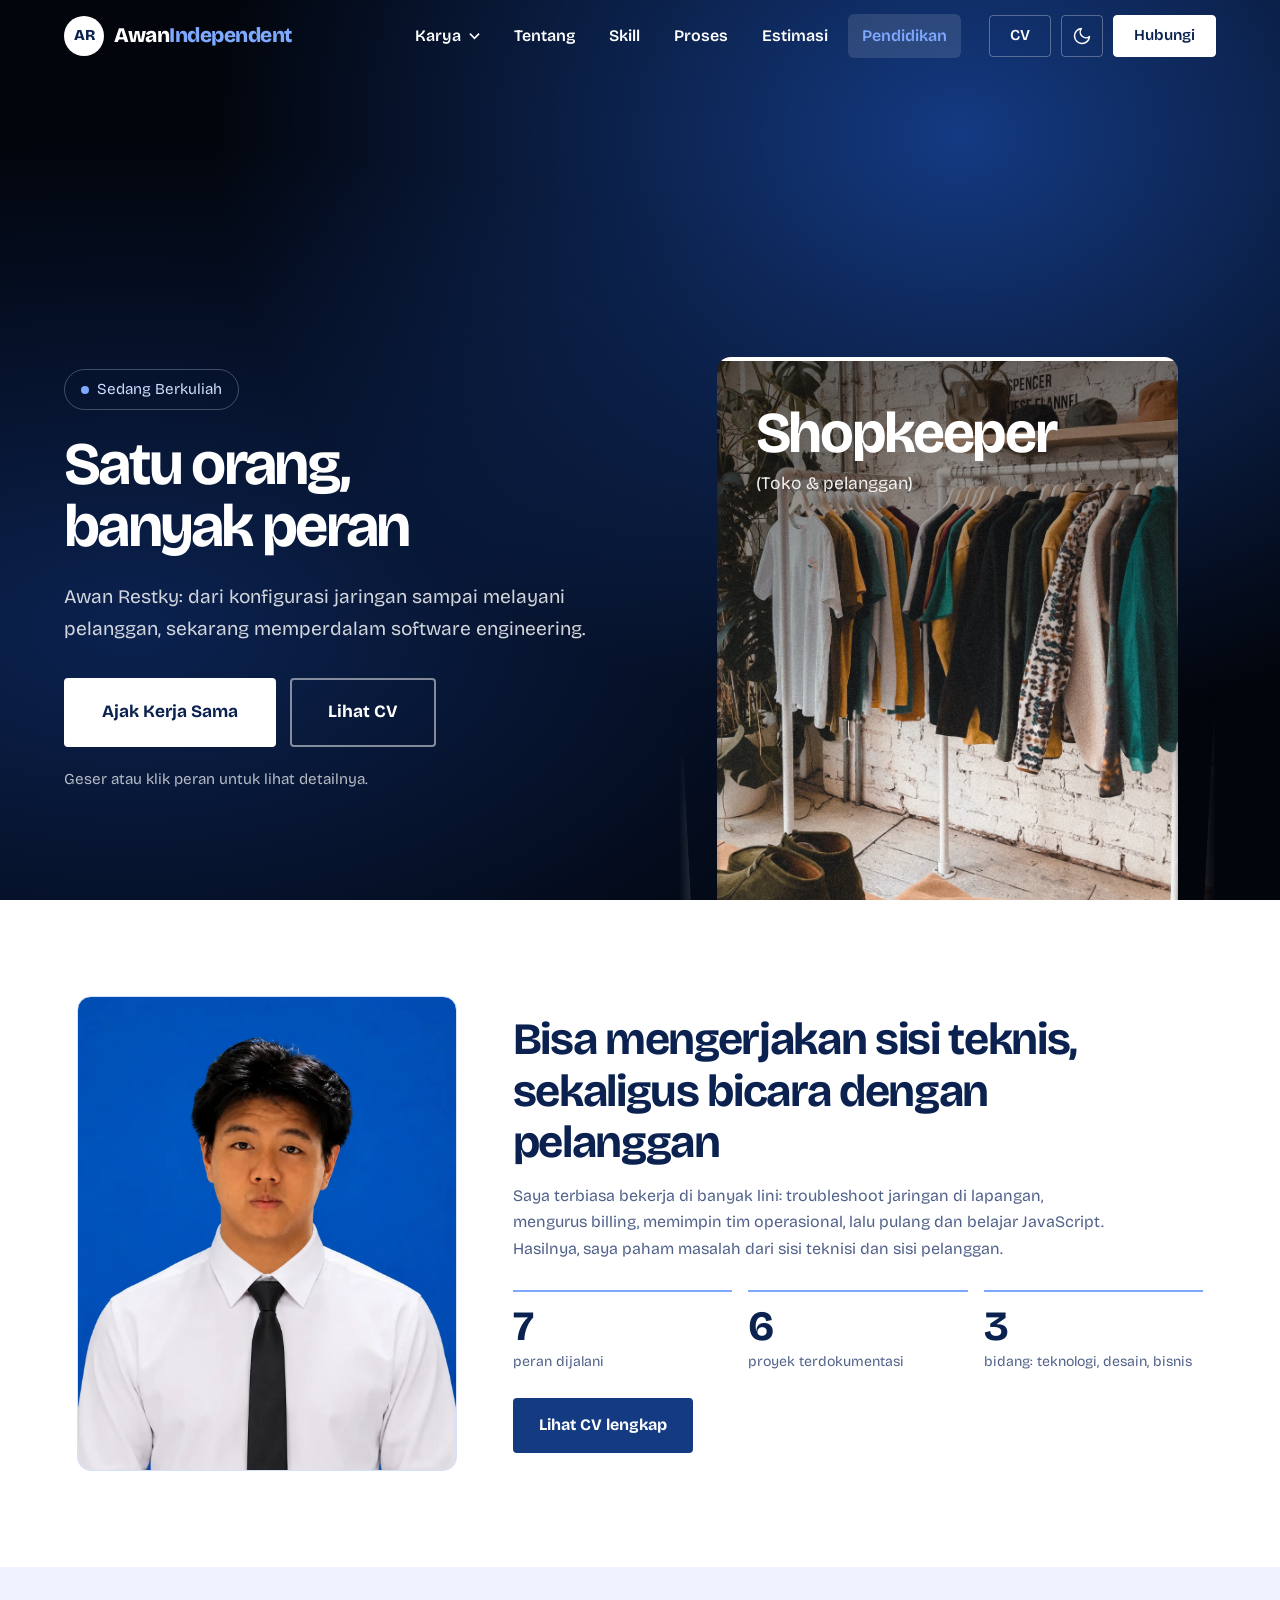
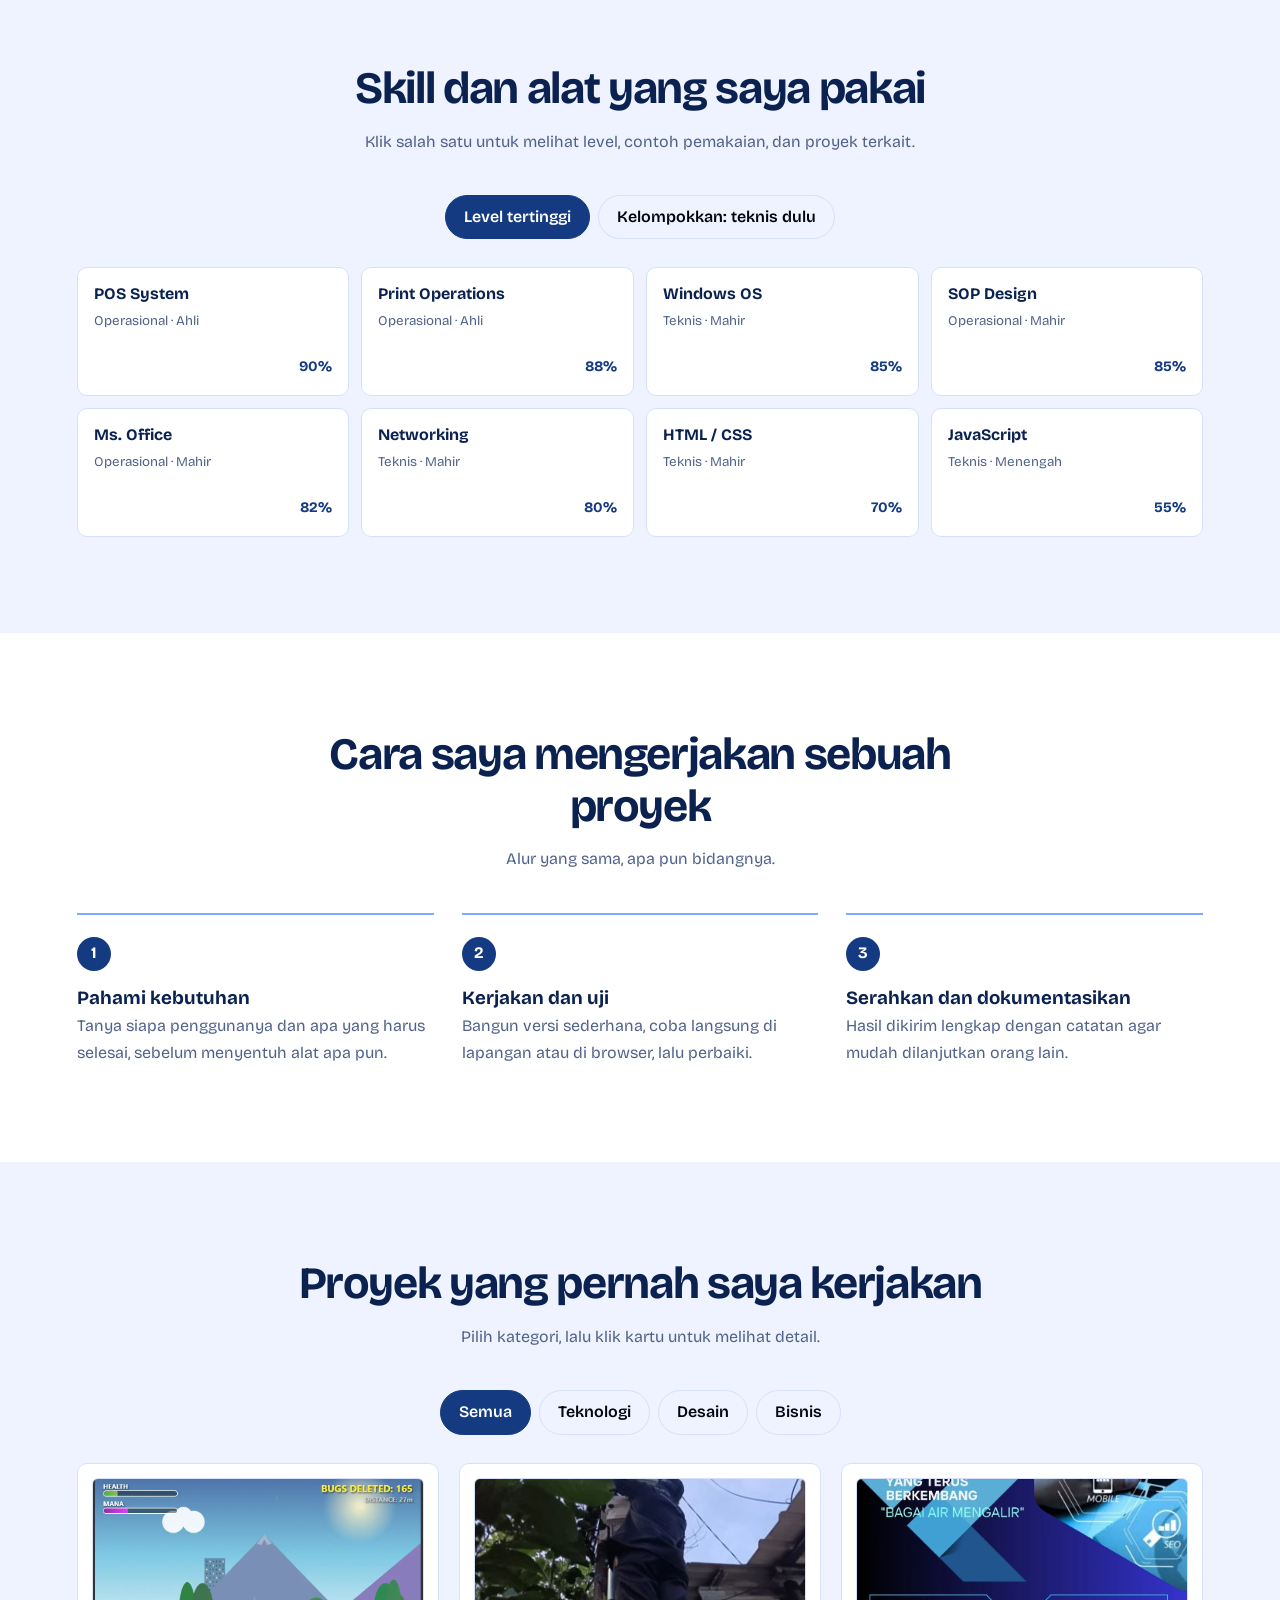
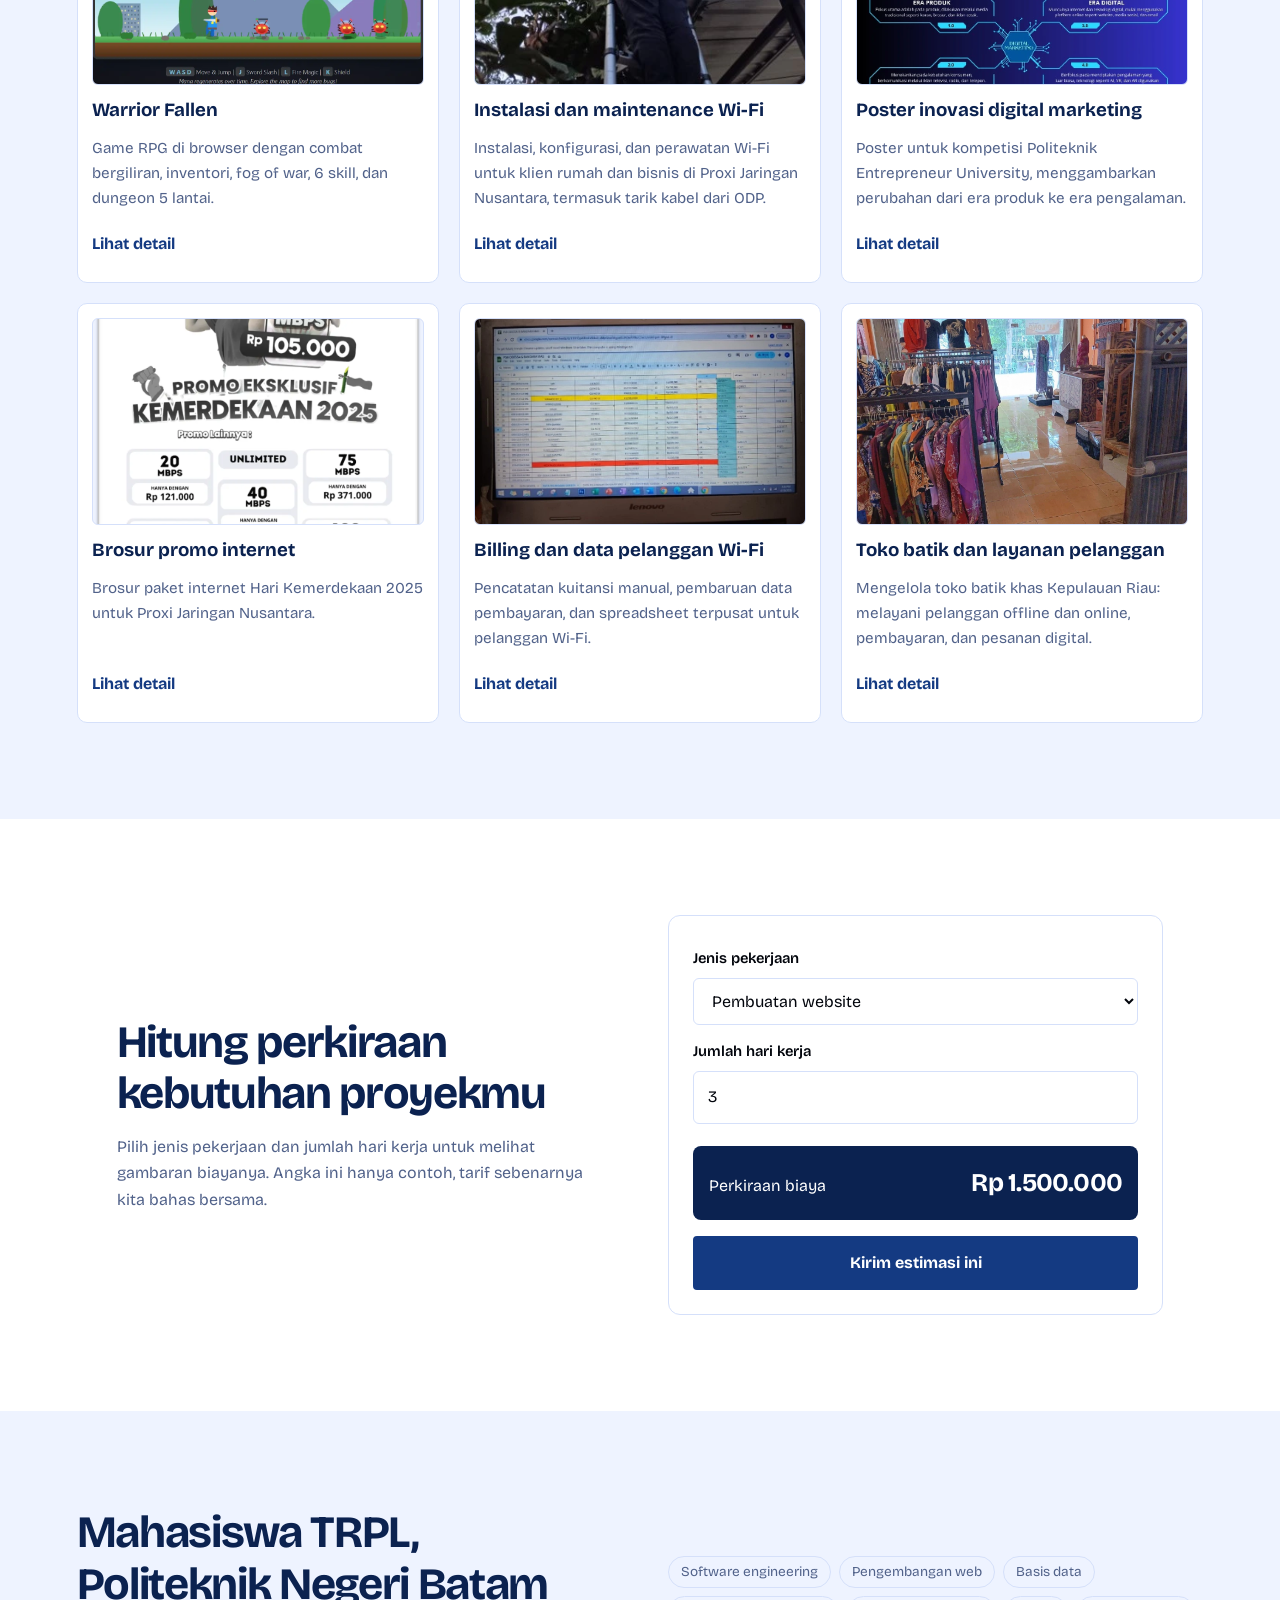
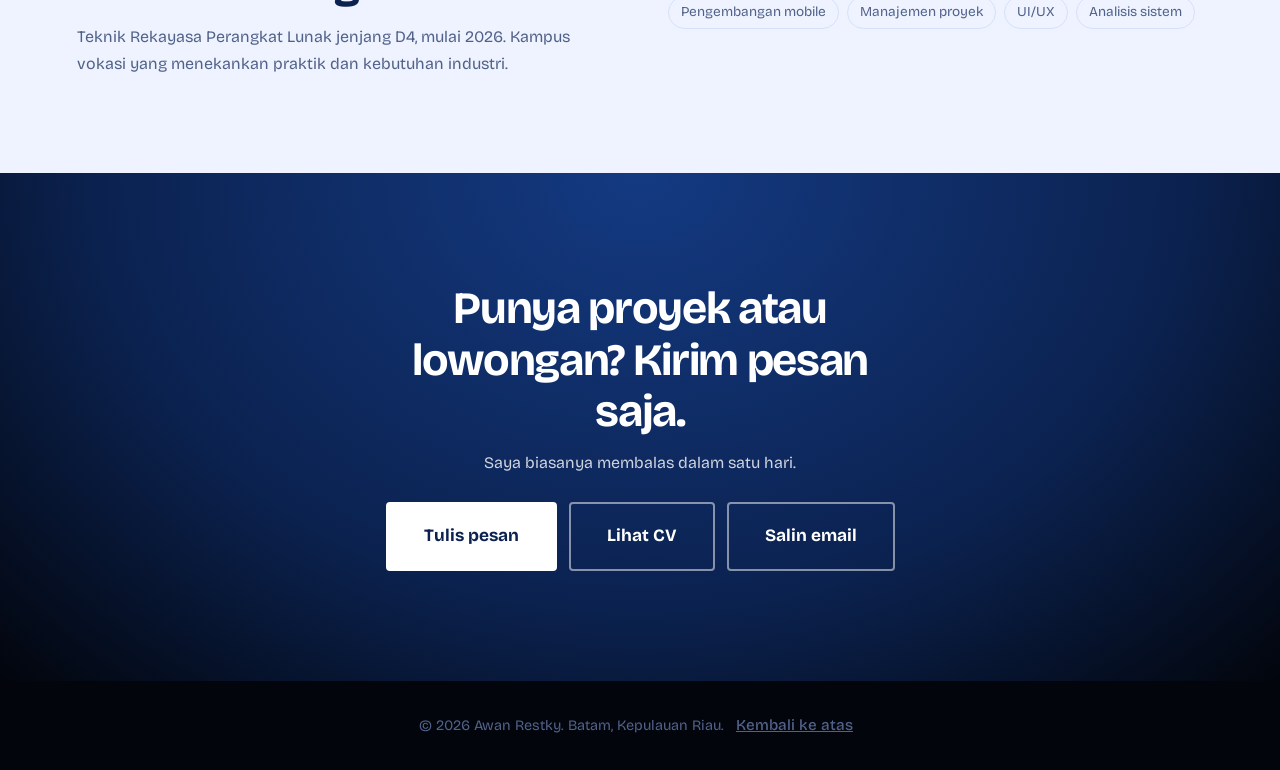
<file: index.html>
<!DOCTYPE html>
<html lang="id">

<head>
  <meta charset="UTF-8">
  <meta name="viewport" content="width=device-width, initial-scale=1.0, viewport-fit=cover">
  <meta name="theme-color" content="#0b2250">
  <script>
    /* Terapkan tema sebelum halaman digambar agar tidak berkedip */
    try {
      var t = localStorage.getItem("tema");
      if (t !== "terang" && t !== "gelap") t = matchMedia("(prefers-color-scheme: light)").matches ? "terang" : "gelap";
      document.documentElement.dataset.tema = t;
    } catch (e) { }
  </script>
  <title>Awan Restky - Portofolio</title>
  <link rel="preconnect" href="https://fonts.googleapis.com">
  <link rel="preconnect" href="https://fonts.gstatic.com" crossorigin>
  <link href="https://fonts.googleapis.com/css2?family=Bricolage+Grotesque:opsz,wght@12..96,400..800&display=swap"
    rel="stylesheet">
  <link rel="stylesheet" href="style.css">
</head>

<body>
  <i class="progress" id="progress"></i>
  <header class="navbar" id="navbar">
    <a class="logo" href="#beranda"><span class="mark">AR</span><span>Awan<span
          class="dim">Independent</span></span></a>
    <button type="button" id="toggle" class="toggle" aria-label="Buka menu" aria-expanded="false"
      aria-controls="menu"><span></span><span></span><span></span></button>
    <nav id="menu" class="menu" aria-label="Menu utama">
      <ul class="menu-list">
        <li class="has-sub">
          <button type="button" class="sub-toggle" aria-expanded="false">Karya
            <svg viewBox="0 0 12 8" width="11" height="8" aria-hidden="true">
              <path d="M1 1.5l5 5 5-5" fill="none" stroke="currentColor" stroke-width="1.8" />
            </svg></button>
          <ul class="sub">
            <li><a href="#proyek" data-filter="semua">Semua proyek</a></li>
            <li><a href="#proyek" data-filter="Teknologi">Teknologi</a></li>
            <li><a href="#proyek" data-filter="Desain">Desain</a></li>
            <li><a href="#proyek" data-filter="Bisnis">Bisnis</a></li>
          </ul>
        </li>
        <li><a href="#tentang">Tentang</a></li>
        <li><a href="#skill">Skill</a></li>
        <li><a href="#proses">Proses</a></li>
        <li><a href="#estimasi">Estimasi</a></li>
        <li><a href="#pendidikan">Pendidikan</a></li>
      </ul>
      <div class="auth">
        <button type="button" class="link-btn" onclick="bukaCV()">CV</button>
        <button type="button" class="theme-btn" id="tema" aria-label="Ganti ke mode terang" title="Ganti ke mode terang">
          <svg class="ic ic-sun" viewBox="0 0 24 24" width="20" height="20" fill="none" stroke="currentColor"
            stroke-width="1.8" stroke-linecap="round" stroke-linejoin="round" aria-hidden="true">
            <circle cx="12" cy="12" r="4" />
            <path d="M12 2v2M12 20v2M4.93 4.93l1.41 1.41M17.66 17.66l1.41 1.41M2 12h2M20 12h2M6.34 17.66l-1.41 1.41M19.07 4.93l-1.41 1.41" />
          </svg>
          <svg class="ic ic-moon" viewBox="0 0 24 24" width="20" height="20" fill="none" stroke="currentColor"
            stroke-width="1.8" stroke-linecap="round" stroke-linejoin="round" aria-hidden="true">
            <path d="M21 12.79A9 9 0 1 1 11.21 3a7 7 0 0 0 9.79 9.79z" />
          </svg>
        </button>
        <button type="button" class="btn btn-light" onclick="bukaKontak('pesan')">Hubungi</button>
      </div>
    </nav>
  </header>

  <main>
    <section class="hero" id="beranda">
      <div class="hero-content">
        <p class="hero-tag"><i class="dot"></i>Sedang Berkuliah</p>
        <h1>Satu orang, banyak peran</h1>
        <p class="hero-lead">Awan Restky: dari konfigurasi jaringan sampai melayani pelanggan, sekarang memperdalam
          software engineering.</p>
        <div class="cta-row"><button type="button" class="btn btn-light btn-lg" onclick="bukaKontak('pesan')">Ajak Kerja
            Sama</button><button type="button" class="btn btn-ghost btn-lg" onclick="bukaCV()">Lihat CV</button></div>
        <p class="hero-note">Geser atau klik peran untuk lihat detailnya.</p>
      </div>
      <div class="stage">
        <div class="slider-ctrl">
          <button type="button" class="arrow" id="prevPeran" aria-label="Peran sebelumnya">
            <svg viewBox="0 0 24 24" width="20" height="20" fill="none" stroke="currentColor" stroke-width="1.8"
              stroke-linecap="round" stroke-linejoin="round" aria-hidden="true"><path d="M15 18l-6-6 6-6" /></svg>
          </button>
          <button type="button" class="arrow" id="nextPeran" aria-label="Peran berikutnya">
            <svg viewBox="0 0 24 24" width="20" height="20" fill="none" stroke="currentColor" stroke-width="1.8"
              stroke-linecap="round" stroke-linejoin="round" aria-hidden="true"><path d="M9 18l6-6-6-6" /></svg>
          </button>
        </div>
      <div class="slider" id="slider" tabindex="0" role="region" aria-roledescription="carousel"
        aria-label="Peran saya. Panah kiri dan kanan untuk berpindah, Enter untuk detail">
        <div class="bubble" id="bubble" aria-hidden="true"></div>
        <div class="slider-view">
          <div class="slider-track" id="track"></div>
        </div>
      </div>
      </div>
    </section>

    <section class="section" id="tentang">
      <div class="about">
        <figure class="photo slot" role="img" aria-label="Foto profil Awan Restky" style="--img:url('Image/Profile/foto%20profil.webp')"></figure>
        <div>
          <h2>Bisa mengerjakan sisi teknis, sekaligus bicara dengan pelanggan</h2>
          <p class="lead">Saya terbiasa bekerja di banyak lini: troubleshoot jaringan di lapangan, mengurus billing,
            memimpin tim operasional, lalu pulang dan belajar JavaScript. Hasilnya, saya paham masalah dari sisi teknisi
            dan sisi pelanggan.</p>
          <ul class="stats">
            <li><strong data-n="7">0</strong><span>peran dijalani</span></li>
            <li><strong data-n="6">0</strong><span>proyek terdokumentasi</span></li>
            <li><strong data-n="3">0</strong><span>bidang: teknologi, desain, bisnis</span></li>
          </ul>
          <button type="button" class="btn" style="margin-top:24px" onclick="bukaCV()">Lihat CV lengkap</button>
        </div>
      </div>
    </section>

    <section class="section section-tint" id="skill">
      <div class="section-heading">
        <h2>Skill dan alat yang saya pakai</h2>
        <p>Klik salah satu untuk melihat level, contoh pemakaian, dan proyek terkait.</p>
      </div>
      <div class="chips" id="skillSort" role="group" aria-label="Urutkan skill"></div>
      <div class="skills" id="skills"></div>
    </section>

    <section class="section" id="proses">
      <div class="section-heading">
        <h2>Cara saya mengerjakan sebuah proyek</h2>
        <p>Alur yang sama, apa pun bidangnya.</p>
      </div>
      <ol class="steps">
        <li><span class="step-no">1</span>
          <h3>Pahami kebutuhan</h3>
          <p>Tanya siapa penggunanya dan apa yang harus selesai, sebelum menyentuh alat apa pun.</p>
        </li>
        <li><span class="step-no">2</span>
          <h3>Kerjakan dan uji</h3>
          <p>Bangun versi sederhana, coba langsung di lapangan atau di browser, lalu perbaiki.</p>
        </li>
        <li><span class="step-no">3</span>
          <h3>Serahkan dan dokumentasikan</h3>
          <p>Hasil dikirim lengkap dengan catatan agar mudah dilanjutkan orang lain.</p>
        </li>
      </ol>
    </section>

    <section class="section section-tint" id="proyek">
      <div class="section-heading">
        <h2>Proyek yang pernah saya kerjakan</h2>
        <p>Pilih kategori, lalu klik kartu untuk melihat detail.</p>
      </div>
      <div class="chips" id="chips" role="group" aria-label="Filter proyek"></div>
      <div class="cards" id="cards"></div>
    </section>

    <section class="section calc" id="estimasi">
      <div class="calc-text">
        <h2>Hitung perkiraan kebutuhan proyekmu</h2>
        <p>Pilih jenis pekerjaan dan jumlah hari kerja untuk melihat gambaran biayanya. Angka ini hanya contoh, tarif
          sebenarnya kita bahas bersama.</p>
      </div>
      <div class="calc-box">
        <label for="jenis">Jenis pekerjaan</label>
        <select id="jenis">
          <option value="500000">Pembuatan website</option>
          <option value="150000">Instalasi dan perbaikan jaringan</option>
          <option value="100000">Desain poster atau brosur</option>
          <option value="165000">Administrasi billing dan data</option>
        </select>
        <label for="hari">Jumlah hari kerja</label>
        <input type="number" id="hari" min="0" step="1" value="3" inputmode="numeric">
        <div class="calc-result" aria-live="polite"><span>Perkiraan biaya</span><strong id="hasil">Rp 750.000</strong>
        </div>
        <button type="button" class="btn btn-light" id="kirimEstimasi">Kirim estimasi ini</button>
      </div>
    </section>

    <section class="section section-tint" id="pendidikan">
      <div class="edu">
        <div>
          <h2>Mahasiswa TRPL, Politeknik Negeri Batam</h2>
          <p class="lead">Teknik Rekayasa Perangkat Lunak jenjang D4, mulai 2026. Kampus vokasi yang menekankan praktik
            dan kebutuhan industri.</p>
        </div>
        <ul class="tags">
          <li>Software engineering</li>
          <li>Pengembangan web</li>
          <li>Basis data</li>
          <li>Pengembangan mobile</li>
          <li>Manajemen proyek</li>
          <li>UI/UX</li>
          <li>Analisis sistem</li>
        </ul>
      </div>
    </section>

    <section class="about-end" id="kontak">
      <h2>Punya proyek atau lowongan? Kirim pesan saja.</h2>
      <p>Saya biasanya membalas dalam satu hari.</p>
      <div class="cta-row">
        <button type="button" class="btn btn-light btn-lg" onclick="bukaKontak('pesan')">Tulis pesan</button>
        <button type="button" class="btn btn-ghost btn-lg" onclick="bukaCV()">Lihat CV</button>
        <button type="button" class="btn btn-ghost btn-lg" id="salin">Salin email</button>
      </div>
    </section>
  </main>

  <footer>
    <p>&copy; 2026 Awan Restky. Batam, Kepulauan Riau. <button type="button" class="link-btn inline"
        onclick="scrollTo({top:0})">Kembali ke atas</button></p>
  </footer>

  <div class="popup" id="popupKontak" aria-hidden="true">
    <div class="popup-content" role="dialog" aria-modal="true" aria-labelledby="judulKontak" data-mode="pesan">
      <button type="button" class="close" onclick="tutupKontak()" aria-label="Tutup">&times;</button>
      <div class="tabs" role="tablist">
        <button type="button" role="tab" id="tabPesan" onclick="setMode('pesan')">Pesan</button>
        <button type="button" role="tab" id="tabKolab" onclick="setMode('kolab')">Kolaborasi</button>
      </div>
      <h2 id="judulKontak">Kirim pesan</h2>
      <form id="formKontak">
        <label for="nama">Nama</label>
        <input type="text" id="nama" placeholder="Nama kamu" autocomplete="name" required>
        <label for="email">Email</label>
        <input type="email" id="email" placeholder="Alamat email" autocomplete="email" required>
        <div class="field-kolab"><label for="tipe">Jenis kerja sama</label>
          <select id="tipe">
            <option>Proyek lepas</option>
            <option>Pekerjaan tetap</option>
            <option>Magang</option>
          </select>
        </div>
        <label for="isi">Pesan</label>
        <textarea id="isi" rows="4" placeholder="Ceritakan singkat kebutuhanmu" required></textarea>
        <button type="submit" class="btn btn-daftar" id="btnKirim">Kirim lewat WhatsApp</button>
        <p class="form-status" id="formStatus" role="status"></p>
      </form>
    </div>
  </div>

  <div class="popup" id="popupDetail" aria-hidden="true">
    <div class="popup-content kat" role="dialog" aria-modal="true" aria-labelledby="dNama">
      <button type="button" class="close" onclick="tutupDetail()" aria-label="Tutup">&times;</button>
      <div class="kat-head" id="dHead"><span class="kat-sub" id="dSub"></span>
        <h2 id="dNama"></h2>
      </div>
      <div class="kat-body">
        <p class="kat-label" id="dLabel"></p>
        <ul class="kat-list" id="dList"></ul>
        <p class="kat-tip" id="dTip"></p>
        <button type="button" class="btn btn-daftar" id="dAksi"></button>
        <div class="kat-switch" id="dSwitch" role="group" aria-label="Pindah peran"></div>
      </div>
    </div>
  </div>
  <div class="popup" id="popupSkill" aria-hidden="true">
    <div class="popup-content skill" role="dialog" aria-modal="true" aria-labelledby="sNama">
      <button type="button" class="close" onclick="tutupSkill()" aria-label="Tutup">&times;</button>
      <div class="s-top">
        <div class="ring"><svg viewBox="0 0 100 100" aria-hidden="true">
            <circle cx="50" cy="50" r="44" />
            <circle id="sArc" class="arc" cx="50" cy="50" r="44" pathLength="100" />
          </svg><strong id="sPct">0%</strong></div>
        <div><span class="kat-sub" id="sKat"></span>
          <h2 id="sNama"></h2>
        </div>
      </div>
      <ol class="levels" id="sLevels" aria-label="Tingkat kemampuan"></ol>
      <p class="s-desc" id="sDesc"></p>
      <ul class="checks" id="sPoin"></ul>
      <p class="kat-label">Dipakai untuk</p>
      <div class="tabs s-tabs" id="sTabs" role="tablist"></div>
      <p class="s-use" id="sUse" aria-live="polite"></p>
      <ul class="tags" id="sTags"></ul>
      <div class="kat-switch" id="sProyek"></div>
      <div class="s-nav"><button type="button" class="btn-nav" id="sPrev">Sebelumnya</button><button type="button"
          class="btn-nav" id="sNext">Berikutnya</button></div>
    </div>
  </div>
  <div class="popup" id="popupCV" aria-hidden="true">
    <div class="popup-content cv" role="dialog" aria-modal="true" aria-labelledby="cvJudul">
      <button type="button" class="close" onclick="tutupCV()" aria-label="Tutup">&times;</button>
      <h2 id="cvJudul">CV Awan Restky</h2>
      <div class="cv-actions">
        <a class="btn btn-light" id="cvUnduh" download>Unduh PDF</a>
        <a class="btn btn-ghost" id="cvTab" target="_blank" rel="noopener">Buka di tab baru</a>
      </div>
      <div class="tabs" role="tablist">
        <button type="button" role="tab" id="tabRingkas">Ringkasan</button>
        <button type="button" role="tab" id="tabPdf">Dokumen PDF</button>
      </div>
      <div id="cvRingkas">
        <p class="lead" id="cvSumm"></p>
        <div class="chips" id="cvFilter" role="group" aria-label="Filter CV"></div>
        <div class="gantt-axis" id="cvAxis" aria-hidden="true"></div>
        <div id="cvGantt"></div>
      </div>
      <div id="cvPdf" hidden></div>
    </div>
  </div>
  <script src="script.js"></script>
</body>

</html>
</file>
<file: style.css>
/* Palet: biru tua, hitam, putih (+ turunan terang/redup dari ketiganya) */
/* --sh = tinggi slide, menyesuaikan tinggi layar */
:root {
  --sh: clamp(220px, 36vh, 540px);
  --navy: #0b2250;
  --navy-2: #143a82;
  --black: #02050c;
  --white: #fff;
  --ice: #cddcff;
  --sky: #7fa8ff;
  --bg: var(--black);
  --fg: var(--white);
  --tint: #071433;
  --card: #0a1a40;
  --muted: #9aaccf;
  --border: #1b2f63;
  --head: var(--white);
  --font: "Bricolage Grotesque", "Helvetica Neue", Arial, sans-serif;
  --accent: var(--sky);
  --ctl: 44px;
  color-scheme: dark;
}

[data-tema="terang"] {
  --bg: var(--white);
  --fg: var(--black);
  --tint: #eef3ff;
  --card: var(--white);
  --muted: #51628a;
  --border: #d5e0fa;
  --head: var(--navy);
  --accent: var(--navy-2);
  color-scheme: light;
}

* {
  box-sizing: border-box;
  margin: 0;
  padding: 0
}

html {
  scroll-behavior: smooth;
  scroll-padding-top: 80px
}

body {
  background: var(--bg);
  color: var(--fg);
  font-family: var(--font);
  line-height: 1.65;
  transition: background .3s, color .3s
}

body.popup-terbuka {
  overflow: hidden
}

img {
  display: block;
  max-width: 100%;
  height: auto
}

a {
  color: inherit;
  text-decoration: none
}

ul,
ol {
  list-style: none
}

button,
input,
select,
textarea {
  font: inherit
}

input,
select,
textarea {
  font-size: 16px
}

button {
  -webkit-tap-highlight-color: transparent;
  touch-action: manipulation
}

:focus-visible {
  outline: 3px solid var(--sky);
  outline-offset: 3px
}

h1 {
  font-size: clamp(2.2rem, min(8vw, 10vh), 5.6rem);
  font-weight: 700;
  letter-spacing: -.045em;
  line-height: 1.02;
  margin-bottom: 20px
}

h2 {
  color: var(--head);
  font-size: clamp(1.7rem, 4.5vw, 2.8rem);
  font-weight: 700;
  letter-spacing: -.03em;
  line-height: 1.15;
  margin-bottom: 14px
}

h3 {
  color: var(--head)
}

.lead {
  color: var(--muted);
  max-width: 60ch
}

.progress {
  position: fixed;
  top: 0;
  left: 0;
  z-index: 80;
  height: 3px;
  width: 0;
  background: var(--sky)
}

.btn {
  display: inline-block;
  border: 2px solid var(--navy-2);
  border-radius: 4px;
  background: var(--navy-2);
  color: var(--white);
  cursor: pointer;
  font-weight: 700;
  padding: 12px 24px;
  transition: background .2s, color .2s
}

.btn:hover {
  background: var(--navy)
}

.btn-light {
  background: var(--white);
  border-color: var(--white);
  color: var(--navy)
}

.btn-light:hover {
  background: var(--ice);
  border-color: var(--ice)
}

.btn-ghost {
  background: none;
  border-color: rgba(255, 255, 255, .5)
}

.btn-ghost:hover {
  background: rgba(255, 255, 255, .12)
}

.btn-lg {
  padding: 16px 30px;
  font-size: 1.02rem
}

.navbar {
  position: fixed;
  inset: 0 0 auto 0;
  z-index: 50;
  display: flex;
  flex-wrap: wrap;
  align-items: center;
  justify-content: space-between;
  padding: 12px max(5%, env(safe-area-inset-right)) 12px max(5%, env(safe-area-inset-left));
  padding-top: max(12px, env(safe-area-inset-top));
  color: var(--white);
  transition: background .3s
}

.navbar.scrolled {
  background: rgba(2, 5, 12, .92);
  backdrop-filter: blur(8px);
  box-shadow: 0 1px 0 rgba(255, 255, 255, .08)
}

.navbar.menu-open {
  background: var(--navy)
}

.logo {
  display: flex;
  align-items: center;
  gap: 10px;
  font-size: 1.3rem;
  font-weight: 800;
  letter-spacing: -.5px
}

.mark {
  display: grid;
  place-items: center;
  width: 40px;
  height: 40px;
  border-radius: 50%;
  background: var(--white);
  color: var(--navy);
  font-size: .95rem
}

.dim {
  color: var(--sky)
}

.toggle {
  display: flex;
  flex-direction: column;
  justify-content: center;
  gap: 5px;
  width: 42px;
  height: 42px;
  padding: 0 9px;
  border: 0;
  background: none;
  cursor: pointer
}

.toggle span {
  display: block;
  height: 2px;
  border-radius: 2px;
  background: var(--white);
  transition: transform .25s, opacity .25s
}

.toggle.aktif span:nth-child(1) {
  transform: translateY(7px) rotate(45deg)
}

.toggle.aktif span:nth-child(2) {
  opacity: 0
}

.toggle.aktif span:nth-child(3) {
  transform: translateY(-7px) rotate(-45deg)
}

.menu {
  display: none;
  flex-basis: 100%;
  max-height: calc(100vh - 80px);
  max-height: calc(100svh - 80px);
  overflow-y: auto;
  padding: 8px 0 18px
}

.menu.aktif {
  display: block
}

.menu-list {
  display: flex;
  flex-direction: column
}

.menu-list>li>a,
.sub-toggle {
  display: flex;
  align-items: center;
  justify-content: space-between;
  gap: 8px;
  width: 100%;
  padding: 14px 4px;
  border: 0;
  border-bottom: 1px solid rgba(255, 255, 255, .1);
  background: none;
  color: inherit;
  cursor: pointer;
  font-size: 1rem;
  font-weight: 600
}

.sub-toggle svg {
  transition: transform .2s
}

.has-sub.open .sub-toggle svg {
  transform: rotate(180deg)
}

.sub {
  display: none;
  padding: 4px 0 4px 12px
}

.has-sub.open .sub {
  display: block
}

.sub a {
  display: block;
  padding: 10px 6px;
  border-radius: 6px;
  font-size: .95rem
}

.auth {
  display: flex;
  gap: 12px;
  margin-top: 16px
}

.auth .btn,
.link-btn {
  flex: 1;
  padding: 12px;
  border: 1px solid rgba(255, 255, 255, .3);
  border-radius: 4px;
  background: none;
  color: inherit;
  cursor: pointer;
  font-size: .95rem;
  font-weight: 600
}

.auth .btn-light {
  border-color: var(--white);
  background: var(--white);
  color: var(--navy)
}

.link-btn.inline {
  display: inline-block;
  flex: none;
  padding: 10px 8px;
  border: 0;
  text-decoration: underline;
  font-weight: 500
}

.hero {
  position: relative;
  display: flex;
  flex-direction: column;
  min-height: 100vh;
  min-height: 100svh;
  overflow: hidden;
  color: var(--white);
  background: radial-gradient(ellipse at 75% 15%, var(--navy-2) 0, transparent 55%), radial-gradient(ellipse at 10% 70%, var(--navy) 0, transparent 55%), var(--black)
}

.hero-content {
  margin: 0 auto;
  padding: clamp(84px, 13vh, 120px) 6% 0;
  max-width: 980px;
  text-align: center;
  animation: masuk .9s ease both
}

@keyframes masuk {
  from {
    opacity: 0;
    transform: translateY(18px)
  }

  to {
    opacity: 1;
    transform: none
  }
}

.hero-tag {
  display: inline-flex;
  align-items: center;
  gap: 8px;
  margin-bottom: 18px;
  padding: 6px 14px;
  border: 1px solid rgba(255, 255, 255, .25);
  border-radius: 99px;
  font-size: .88rem;
  color: var(--ice)
}

.dot {
  width: 8px;
  height: 8px;
  border-radius: 50%;
  background: var(--sky);
  animation: denyut 2s infinite
}

@keyframes denyut {
  50% {
    box-shadow: 0 0 0 6px rgba(127, 168, 255, 0)
  }

  0% {
    box-shadow: 0 0 0 0 rgba(127, 168, 255, .6)
  }
}

.hero-lead {
  max-width: 540px;
  margin: 0 auto 26px;
  color: rgba(255, 255, 255, .82);
  font-size: clamp(1rem, 2.2vw, 1.1rem)
}

.hero-note {
  margin-top: -30px;
  color: rgba(255, 255, 255, .7);
  font-size: .92rem
}

.slider.paused .slide.active .bar {
  animation-play-state: paused
}

.slider {
  position: relative;
  flex: 1 1 auto;
  min-height: calc(var(--sh) + 36px);
  margin-top: 28px;
  overflow: hidden;
  cursor: grab;
  touch-action: pan-y;
  --durasi: 3s
}

.slider:focus-visible {
  outline-offset: -4px
}

.bubble {
  position: absolute;
  top: 0;
  left: 0;
  z-index: 3;
  padding: 15px 26px;
  border-radius: 99px;
  background: var(--white);
  box-shadow: 0 10px 30px rgba(0, 0, 0, .45);
  color: var(--navy);
  font-weight: 600;
  opacity: 0;
  pointer-events: none;
  transition: opacity .2s;
  white-space: nowrap
}

.slider.hover .bubble {
  opacity: 1
}

@media (hover:none),
(pointer:coarse) {
  .bubble {
    display: none
  }
}

@media (hover:hover) and (pointer:fine) {
  .slider {
    cursor: none
  }
}

.slider-track {
  position: relative;
  display: flex;
  gap: 20px;
  width: max-content;
  transition: transform .7s cubic-bezier(.22, .8, .26, 1)
}

.slide {
  position: relative;
  flex: 0 0 auto;
  width: min(80vw, calc(var(--sh) * .8));
  aspect-ratio: 4/5;
  border-radius: 14px 14px 0 0;
  overflow: hidden;
  cursor: pointer;
  opacity: .55;
  transform: translateY(24px) scale(.92);
  background-color: var(--navy);
  background-image: linear-gradient(180deg, rgba(0, 0, 0, .55), rgba(0, 0, 0, 0) 65%), var(--img), linear-gradient(135deg, var(--navy-2), var(--black));
  background-size: cover;
  background-position: center;
  transition: opacity .6s, transform .6s;
  user-select: none;
  color: var(--white)
}

.slide.before {
  transform: translateY(24px) scale(.92) rotate(-3deg)
}

.slide.after {
  transform: translateY(24px) scale(.92) rotate(3deg)
}

.slide.active {
  opacity: 1;
  transform: none;
  cursor: default
}

.slide figcaption {
  position: absolute;
  top: clamp(22px, 4vw, 48px);
  left: clamp(16px, 3vw, 40px);
  right: 16px;
  display: flex;
  flex-direction: column;
  gap: 6px
}

.slide strong {
  font-size: clamp(1.5rem, calc(var(--sh) * .115), 3.6rem);
  font-weight: 700;
  letter-spacing: -.04em;
  line-height: 1;
  overflow-wrap: anywhere
}

.slide figcaption span {
  font-size: clamp(.8rem, 1.5vw, 1.1rem);
  opacity: .9
}

.bar {
  position: absolute;
  top: 0;
  left: 0;
  z-index: 2;
  width: 0;
  height: 4px;
  background: var(--white)
}

.slide.active .bar {
  animation: isi var(--durasi) linear forwards
}

.slider:hover .slide.active .bar,
.popup-terbuka .slide.active .bar {
  animation-play-state: paused
}

@keyframes isi {
  to {
    width: 100%
  }
}

.section {
  padding: clamp(56px, 9vw, 96px) 6%
}

.section-tint {
  background: var(--tint)
}

.section-heading {
  max-width: 640px;
  margin: 0 auto 40px;
  text-align: center
}

.section-heading p,
.calc-text p {
  color: var(--muted)
}

.about {
  display: grid;
  gap: 32px;
  max-width: 1000px;
  margin: 0 auto;
  align-items: center
}

.slot {
  position: relative;
  display: grid;
  place-items: center;
  text-align: center;
  border: 1px solid var(--border);
  border-radius: 14px;
  color: var(--muted);
  font-size: .9rem;
  background-color: var(--tint);
  background-image: var(--img);
  background-size: cover;
  background-position: center
}

.slot small {
  opacity: .7
}

.photo {
  aspect-ratio: 4/5;
  max-width: 360px;
  width: 100%;
  margin: 0 auto
}

.stats {
  display: grid;
  grid-template-columns: repeat(3, 1fr);
  gap: 16px;
  margin-top: 28px
}

.stats li {
  padding-top: 14px;
  border-top: 2px solid var(--sky)
}

.stats strong {
  display: block;
  color: var(--head);
  font-size: clamp(1.8rem, 5vw, 2.6rem);
  letter-spacing: -.04em;
  line-height: 1
}

.stats span {
  color: var(--muted);
  font-size: .88rem
}

.steps {
  display: grid;
  gap: 28px;
  max-width: 1000px;
  margin: 0 auto
}

.steps li {
  padding-top: 22px;
  border-top: 2px solid var(--sky)
}

.step-no {
  display: grid;
  place-items: center;
  width: 34px;
  height: 34px;
  margin-bottom: 12px;
  border-radius: 50%;
  background: var(--navy-2);
  color: var(--white);
  font-weight: 700
}

.steps p {
  color: var(--muted)
}

.chips {
  display: flex;
  flex-wrap: wrap;
  justify-content: center;
  gap: 8px;
  margin-bottom: 28px
}

.chips button {
  min-height: 40px;
  padding: 8px 18px;
  border: 1px solid var(--border);
  border-radius: 99px;
  background: none;
  color: var(--fg);
  cursor: pointer;
  font-weight: 600;
  transition: background .2s
}

.chips button[aria-pressed=true] {
  background: var(--navy-2);
  border-color: var(--navy-2);
  color: var(--white)
}

.cards {
  display: grid;
  gap: 20px;
  max-width: 1100px;
  margin: 0 auto
}

.card {
  display: flex;
  flex-direction: column;
  gap: 10px;
  padding: 14px 14px 18px;
  border: 1px solid var(--border);
  border-radius: 10px;
  background: var(--card);
  cursor: pointer;
  animation: masuk .4s ease both
}

.card:hover {
  border-color: var(--sky)
}

.card .slot {
  aspect-ratio: 16/10;
  border-radius: 6px
}

.card p {
  color: var(--muted);
  font-size: .95rem
}

.card .tags {
  margin-top: 2px
}

.card-more {
  align-self: flex-start;
  margin-top: auto;
  border: 0;
  background: none;
  color: var(--accent);
  cursor: pointer;
  font-weight: 700;
  padding: 10px 0 6px;
  min-height: 40px
}

.tags {
  display: flex;
  flex-wrap: wrap;
  gap: 8px
}

.tags li {
  padding: 4px 12px;
  border: 1px solid var(--border);
  border-radius: 99px;
  color: var(--muted);
  font-size: .85rem
}

.calc {
  display: grid;
  gap: 32px;
  max-width: 1000px;
  margin: 0 auto;
  align-items: center
}

.calc-box {
  display: flex;
  flex-direction: column;
  gap: 8px;
  padding: 24px;
  border: 1px solid var(--border);
  border-radius: 12px;
  background: var(--card)
}

.calc-box label,
.popup label {
  font-weight: 600;
  font-size: .92rem;
  margin-top: 6px
}

input,
select,
textarea {
  width: 100%;
  padding: 12px 14px;
  border: 1px solid var(--border);
  border-radius: 6px;
  background: var(--bg);
  color: var(--fg)
}

.calc-result {
  display: flex;
  justify-content: space-between;
  align-items: baseline;
  margin: 14px 0 8px;
  padding: 16px;
  border-radius: 8px;
  background: var(--navy);
  color: var(--white)
}

.calc-result strong {
  font-size: 1.6rem;
  letter-spacing: -.03em
}

.calc-box .btn-light {
  background: var(--navy-2);
  border-color: var(--navy-2);
  color: var(--white)
}

.edu {
  display: grid;
  gap: 24px;
  max-width: 1000px;
  margin: 0 auto;
  align-items: center
}

.about-end {
  padding: clamp(64px, 10vw, 110px) 6%;
  text-align: center;
  color: var(--white);
  background: radial-gradient(ellipse at 50% 0, var(--navy-2), var(--navy) 60%, var(--black))
}

.about-end h2 {
  color: var(--white);
  max-width: 18ch;
  margin: 0 auto 12px
}

.about-end p {
  color: rgba(255, 255, 255, .8);
  margin-bottom: 26px
}

.cta-row {
  display: flex;
  flex-wrap: wrap;
  justify-content: center;
  gap: 12px
}

footer {
  padding: 22px 6%;
  background: var(--black);
  color: var(--muted);
  text-align: center;
  font-size: .9rem
}

.popup {
  position: fixed;
  inset: 0;
  z-index: 90;
  display: none;
  align-items: center;
  justify-content: center;
  padding: 16px;
  background: rgba(2, 5, 12, .78);
  backdrop-filter: blur(4px)
}

.popup.active {
  display: flex
}

.popup-content {
  position: relative;
  width: 100%;
  max-width: 440px;
  max-height: 92vh;
  max-height: 92dvh;
  overscroll-behavior: contain;
  overflow-y: auto;
  padding: 28px 24px;
  border-radius: 12px;
  background: var(--bg);
  color: var(--fg);
  border: 1px solid var(--border);
  animation: masuk .3s ease both
}

.popup form {
  display: flex;
  flex-direction: column;
  gap: 6px
}

.close {
  position: sticky;
  float: right;
  top: 8px;
  right: 10px;
  z-index: 5;
  margin: 8px 10px -44px 0;
  width: 42px;
  height: 42px;
  border: 0;
  border-radius: 50%;
  background: rgba(0, 0, 0, .35);
  color: var(--white);
  cursor: pointer;
  font-size: 1.4rem;
  line-height: 1
}

.tabs {
  display: flex;
  flex-wrap: wrap;
  gap: 6px;
  margin-bottom: 16px;
  padding: 4px;
  border-radius: 8px;
  background: var(--tint);
  width: max-content;
  max-width: 100%
}

.tabs button {
  padding: 8px clamp(10px, 3.2vw, 18px);
  min-height: 40px;
  border: 0;
  border-radius: 6px;
  background: none;
  color: var(--fg);
  cursor: pointer;
  font-weight: 600
}

.tabs button[aria-selected=true] {
  background: var(--navy-2);
  color: var(--white)
}

.popup-content[data-mode=pesan] .field-kolab {
  display: none
}

.btn-daftar {
  width: 100%;
  margin-top: 14px;
  text-align: center
}

.form-status {
  min-height: 1.4em;
  color: var(--accent);
  font-size: .92rem
}

.popup-content.kat {
  max-width: 480px;
  padding: 0
}

.kat-head {
  display: flex;
  flex-direction: column;
  justify-content: flex-end;
  gap: 4px;
  min-height: 190px;
  padding: 24px;
  color: var(--white);
  background-color: var(--navy);
  background-image: linear-gradient(0deg, rgba(2, 5, 12, .85), rgba(2, 5, 12, .1)), var(--img), linear-gradient(135deg, var(--navy-2), var(--black));
  background-size: cover;
  background-position: center
}

.kat-head h2 {
  color: var(--white);
  margin: 0
}

.kat-body {
  padding: 20px 24px 24px
}

.kat-label {
  font-weight: 700;
  color: var(--head);
  margin-bottom: 10px
}

.kat-list {
  display: flex;
  flex-wrap: wrap;
  gap: 8px
}

.kat-list li {
  padding: 6px 14px;
  border-radius: 99px;
  background: var(--tint);
  border: 1px solid var(--border);
  font-size: .92rem;
  animation: masuk .4s var(--d, 0ms) ease both
}

.kat-tip {
  margin: 16px 0 0;
  color: var(--muted);
  font-size: .95rem
}

.kat-switch {
  display: flex;
  flex-wrap: wrap;
  gap: 6px;
  margin-top: 18px;
  padding-top: 16px;
  border-top: 1px solid var(--border)
}

.kat-switch button {
  padding: 5px 12px;
  border: 1px solid var(--border);
  border-radius: 99px;
  background: none;
  color: var(--fg);
  cursor: pointer;
  font-size: .85rem
}

.kat-switch button[aria-current] {
  background: var(--navy-2);
  border-color: var(--navy-2);
  color: var(--white)
}

.skills {
  display: grid;
  grid-template-columns: repeat(2, 1fr);
  gap: 12px;
  max-width: 1000px;
  margin: 0 auto
}

.skill-tile {
  display: flex;
  flex-direction: column;
  gap: 8px;
  padding: 16px;
  border: 1px solid var(--border);
  border-radius: 10px;
  background: var(--card);
  color: var(--fg);
  cursor: pointer;
  text-align: left;
  animation: masuk .4s ease both
}

.skill-tile:hover {
  border-color: var(--sky)
}

.skill-tile strong {
  color: var(--head);
  line-height: 1.2
}

.skill-tile small {
  color: var(--muted)
}

.skill-tile .meter {
  height: 6px;
  border-radius: 99px;
  background: var(--border);
  overflow: hidden
}

.skill-tile .meter i {
  display: block;
  height: 100%;
  width: 0;
  border-radius: 99px;
  background: var(--sky);
  transition: width 1s ease
}

.skill-tile .pct {
  align-self: flex-end;
  font-weight: 700;
  font-size: .9rem;
  color: var(--accent)
}

.popup-content.skill {
  max-width: 520px;
  padding: 26px 24px
}

.s-top {
  display: flex;
  align-items: center;
  gap: 18px;
  margin-bottom: 18px
}

.s-top h2 {
  margin: 0;
  font-size: 1.7rem
}

.ring {
  position: relative;
  flex: 0 0 96px;
  width: 96px;
  height: 96px
}

.ring svg {
  width: 100%;
  height: 100%;
  transform: rotate(-90deg)
}

.ring circle {
  fill: none;
  stroke: var(--border);
  stroke-width: 8
}

.ring .arc {
  stroke: var(--sky);
  stroke-linecap: round;
  stroke-dasharray: 0 100;
  transition: stroke-dasharray 1s cubic-bezier(.22, .8, .26, 1)
}

.ring strong {
  position: absolute;
  inset: 0;
  display: grid;
  place-items: center;
  color: var(--head);
  font-size: 1.3rem;
  letter-spacing: -.03em
}

.levels {
  display: grid;
  grid-template-columns: repeat(4, 1fr);
  gap: 6px;
  margin-bottom: 18px
}

.levels li {
  padding-top: 6px;
  border-top: 4px solid var(--border);
  color: var(--muted);
  font-size: .8rem;
  text-align: center
}

.levels li.on {
  border-color: var(--sky)
}

.levels li.now {
  color: var(--head);
  font-weight: 700
}

.s-desc {
  color: var(--muted);
  margin-bottom: 14px;
  font-size: .95rem
}

.checks {
  display: grid;
  gap: 6px;
  margin-bottom: 18px;
  font-size: .93rem
}

.checks li {
  position: relative;
  padding-left: 24px
}

.checks li::before {
  content: "";
  position: absolute;
  left: 3px;
  top: .45em;
  width: 10px;
  height: 6px;
  border-left: 2px solid var(--sky);
  border-bottom: 2px solid var(--sky);
  transform: rotate(-45deg)
}

.s-tabs {
  flex-wrap: wrap;
  width: auto;
  margin-bottom: 10px
}

.s-tabs button {
  padding: 6px 12px;
  font-size: .85rem
}

.s-use {
  min-height: 3.4em;
  margin-bottom: 14px;
  padding: 12px 14px;
  border-left: 3px solid var(--sky);
  background: var(--tint);
  border-radius: 0 8px 8px 0;
  font-size: .93rem
}

.s-nav {
  display: flex;
  justify-content: space-between;
  margin-top: 18px
}

.btn-nav {
  padding: 8px 16px;
  border: 1px solid var(--border);
  border-radius: 6px;
  background: none;
  color: var(--fg);
  cursor: pointer;
  font-weight: 600
}

.btn-nav:hover {
  border-color: var(--sky)
}

.popup-content.cv {
  max-width: 720px;
  padding: 26px 22px
}

.cv h2 {
  font-size: 1.6rem;
  margin-right: 36px
}

.cv-actions {
  display: flex;
  flex-wrap: wrap;
  gap: 10px;
  margin: 6px 0 18px
}

.cv-actions .btn {
  padding: 10px 18px;
  font-size: .92rem
}

.cv .btn-ghost {
  border-color: var(--border);
  color: var(--fg)
}

.cv .btn-ghost:hover {
  background: var(--tint)
}

#cvPdf object,
#cvPdf iframe {
  width: 100%;
  height: 62vh;
  height: 62dvh;
  min-height: 320px;
  border: 1px solid var(--border);
  border-radius: 8px;
  background: var(--tint)
}

.pdf-fallback {
  display: grid;
  gap: 12px;
  padding: 28px;
  border: 1px dashed var(--border);
  border-radius: 8px;
  color: var(--muted);
  text-align: center
}

.gantt-axis {
  position: relative;
  height: 18px;
  margin: 14px 13px 4px;
  font-size: .72rem;
  color: var(--muted)
}

.gantt-axis span {
  position: absolute;
  transform: translateX(-50%)
}

.g-row {
  margin-bottom: 8px;
  border: 1px solid var(--border);
  border-radius: 8px;
  background: var(--card)
}

.g-btn {
  display: block;
  width: 100%;
  padding: 10px 12px;
  border: 0;
  background: none;
  color: var(--fg);
  cursor: pointer;
  text-align: left
}

.g-btn strong {
  display: block;
  color: var(--head);
  font-size: .95rem;
  line-height: 1.3
}

.g-btn small {
  color: var(--muted)
}

.g-track {
  position: relative;
  height: 8px;
  margin-top: 8px;
  border-radius: 99px;
  background: var(--border)
}

.g-bar {
  position: absolute;
  top: 0;
  bottom: 0;
  min-width: 6px;
  border-radius: 99px;
  background: var(--white);
  transform-origin: left;
  animation: isiBar .8s ease both
}

.g-row[data-t=pendidikan] .g-bar {
  background: var(--sky)
}

.g-row .g-bar {
  box-shadow: 0 0 0 1px rgba(0, 0, 0, .25)
}

[data-tema=terang] .g-row[data-t=kerja] .g-bar {
  background: var(--navy-2)
}

@keyframes isiBar {
  from {
    transform: scaleX(0)
  }
}

.g-det {
  padding: 0 14px 12px 28px;
  color: var(--muted);
  font-size: .92rem
}

.g-det li {
  list-style: disc;
  margin-top: 4px
}

.g-row[data-t=kerja] .g-btn::after {
  content: "Pekerjaan";
  float: right;
  color: var(--muted);
  font-size: .72rem
}

.g-row[data-t=pendidikan] .g-btn::after {
  content: "Pendidikan";
  float: right;
  color: var(--accent);
  font-size: .72rem
}

@media (min-width:600px) {
  .skills {
    grid-template-columns: repeat(3, 1fr)
  }

  .cards {
    grid-template-columns: repeat(2, 1fr)
  }
}

@media (min-width:900px) {
  .skills {
    grid-template-columns: repeat(4, 1fr)
  }

  .cards,
  .steps {
    grid-template-columns: repeat(3, 1fr)
  }

  .about {
    grid-template-columns: 320px 1fr;
    gap: 56px
  }

  .calc,
  .edu {
    grid-template-columns: 1fr 1fr;
    gap: 56px
  }
}

@media (min-width:600px) and (max-width:899px) {
  .steps {
    grid-template-columns: repeat(3, 1fr);
    gap: 18px
  }

  .about {
    grid-template-columns: 240px 1fr;
    gap: 32px
  }
}

@media (min-width:1100px) {
  .navbar {
    flex-wrap: nowrap;
    padding-top: 14px;
    padding-bottom: 14px
  }

  .toggle {
    display: none
  }

  .menu {
    display: flex !important;
    flex-basis: auto;
    align-items: center;
    gap: 28px;
    max-height: none;
    overflow: visible;
    padding: 0
  }

  .menu-list {
    flex-direction: row;
    gap: 6px
  }

  .menu-list>li>a,
  .sub-toggle {
    width: auto;
    padding: 8px 14px;
    border: 0;
    border-radius: 6px
  }

  .menu-list>li>a:hover,
  .sub-toggle:hover,
  .menu-list>li>a.now {
    background: rgba(255, 255, 255, .12)
  }

  .has-sub {
    position: relative
  }

  .sub {
    position: absolute;
    top: 100%;
    left: 0;
    min-width: 190px;
    padding: 8px;
    border-radius: 10px;
    background: var(--navy);
    box-shadow: 0 14px 34px rgba(0, 0, 0, .4)
  }

  .sub a:hover {
    background: rgba(255, 255, 255, .1)
  }

  .auth {
    margin: 0
  }

  .auth .btn,
  .link-btn {
    padding: 9px 20px
  }
}

@media (max-height:720px) and (max-width:599px) {
  .hero-note {
    display: none
  }

  .hero-tag {
    margin-bottom: 10px;
    font-size: .8rem
  }

  .hero-content {
    padding-top: 80px
  }

  h1 {
    font-size: clamp(2rem, 10vw, 2.6rem);
    margin-bottom: 12px
  }

  .hero-lead {
    margin-bottom: 16px;
    font-size: .95rem
  }

  .btn-lg {
    padding: 13px 22px
  }

  .slider {
    margin-top: 20px
  }
}

@media (max-height:520px) and (orientation:landscape) {
  .hero {
    min-height: 0
  }

  .hero-content {
    padding-top: 84px
  }

  h1 {
    font-size: 2rem;
    margin-bottom: 10px
  }

  .hero-lead {
    margin-bottom: 14px
  }

  .hero-note {
    display: none
  }

  .slider {
    --sh: 240px;
    margin-top: 20px
  }

  .popup {
    padding: 8px
  }

  .popup-content {
    max-height: 96vh;
    max-height: 96dvh
  }
}

@media (prefers-reduced-motion:reduce) {

  *,
  *::before,
  *::after {
    animation: none !important;
    transition: none !important;
    scroll-behavior: auto !important
  }
}

.menu-list>li>a.now {
  color: var(--sky)
}

.sub-toggle,
.menu-list>li>a {
  min-height: 44px
}

@media (hover:none) {

  .card:hover,
  .skill-tile:hover {
    border-color: var(--border)
  }
}

/* ===== Tombol tema (ikon saja) ===== */
.auth .btn,
.auth .link-btn {
  height: var(--ctl);
  padding-block: 0
}

.theme-btn {
  flex: none;
  display: grid;
  place-items: center;
  width: var(--ctl);
  height: var(--ctl);
  padding: 0;
  border: 1px solid rgba(255, 255, 255, .3);
  border-radius: 4px;
  background: none;
  color: inherit;
  cursor: pointer;
  transition: background .2s, border-color .2s, transform .15s
}

.theme-btn:hover {
  background: rgba(255, 255, 255, .12);
  border-color: rgba(255, 255, 255, .55)
}

.theme-btn:active {
  transform: scale(.9)
}

.theme-btn .ic {
  grid-area: 1/1;
  transition: transform .45s cubic-bezier(.22, .8, .26, 1), opacity .25s
}

.theme-btn .ic-moon {
  opacity: 0;
  transform: rotate(-90deg) scale(.5)
}

[data-tema="terang"] .theme-btn .ic-sun {
  opacity: 0;
  transform: rotate(90deg) scale(.5)
}

[data-tema="terang"] .theme-btn .ic-moon {
  opacity: 1;
  transform: none
}

/* ===== Hero: pembungkus carousel ===== */
.stage {
  display: flex;
  flex-direction: column;
  flex: 1 1 auto;
  min-width: 0
}

.slider-ctrl {
  display: none
}

.arrow {
  display: grid;
  place-items: center;
  width: 46px;
  height: 46px;
  padding: 0;
  border: 1px solid rgba(255, 255, 255, .35);
  border-radius: 50%;
  background: none;
  color: var(--white);
  cursor: pointer;
  transition: background .2s, border-color .2s, transform .15s
}

.arrow:hover {
  background: rgba(255, 255, 255, .14);
  border-color: rgba(255, 255, 255, .6)
}

.arrow:active {
  transform: scale(.9)
}

/* ===== Desktop (>=1100px): konten dibatasi lebar, ukuran dinaikkan ===== */
@media (min-width:1100px) {
  :root {
    --ctl: 42px
  }

  .navbar {
    padding-left: max(5%, calc((100% - 1240px) / 2));
    padding-right: max(5%, calc((100% - 1240px) / 2))
  }

  .auth {
    gap: 10px
  }

  .about,
  .calc,
  .edu,
  .steps,
  .skills,
  .cards {
    max-width: 1200px
  }

  .section-heading {
    max-width: 720px
  }

  .about {
    grid-template-columns: 380px 1fr
  }

  .photo {
    max-width: 380px
  }
}

/* Hero 2 kolom: teks di kiri, carousel peran di kanan */
@media (min-width:1100px) and (min-height:560px) {
  :root {
    --sh: clamp(380px, 64svh, 640px)
  }

  .hero {
    display: grid;
    grid-template-columns: minmax(0, 1.05fr) minmax(0, 1fr);
    column-gap: clamp(32px, 4vw, 72px);
    padding-inline: max(5%, calc((100% - 1240px) / 2))
  }

  .hero-content {
    align-self: end;
    max-width: none;
    margin: -40px 0 0 0;
    padding: 96px 0 clamp(48px, 12svh, 120px);
    text-align: left
  }

  h1 {
    font-size: clamp(3.4rem, 4.7vw, 5.2rem);
    margin-bottom: 24px;
    text-wrap: balance
  }

  .hero-tag {
    margin-bottom: 24px;
    padding: 7px 16px;
    font-size: .95rem
  }

  .hero-lead {
    max-width: 34rem;
    margin: 0 0 34px;
    font-size: 1.2rem
  }

  .hero .cta-row {
    justify-content: flex-start;
    gap: 14px
  }

  .btn-lg {
    padding: 18px 36px;
    font-size: 1.08rem
  }

  .hero-note {
    margin-top: 20px;
    font-size: .95rem
  }

  .stage {
    display: block;
    flex: none;
    align-self: end
  }

  .slider-ctrl {
    display: none !important;
  }


  .slider {
    height: calc(var(--sh) * .88 + 36px);
    min-height: 0;
    margin-top: 0;
    -webkit-mask-image: linear-gradient(90deg, transparent, #000 8%, #000 92%, transparent);
    mask-image: linear-gradient(90deg, transparent, #000 8%, #000 92%, transparent)
  }
}

/* Monitor besar: skala dasar sedikit naik agar tidak terasa kecil */
@media (min-width:1440px) {
  html {
    font-size: 106.25%
  }
}
</file>
